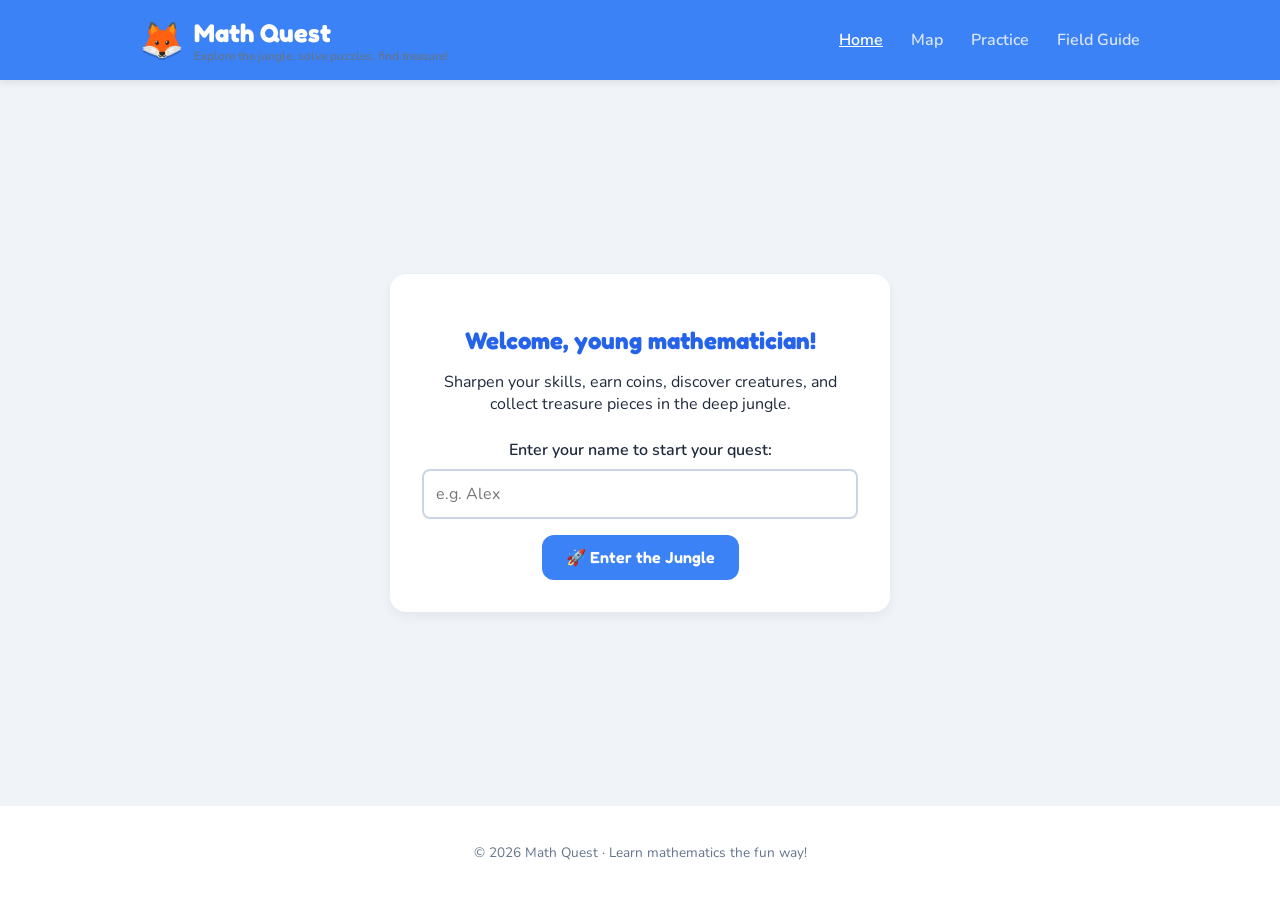
<file: index.html>
<!DOCTYPE html>
<html lang="en">
<head>
  <meta charset="UTF-8">
  <meta name="viewport" content="width=device-width, initial-scale=1.0">
  <title>Math Quest – Home</title>
  <link rel="preconnect" href="https://fonts.googleapis.com">
  <link href="https://fonts.googleapis.com/css2?family=Fredoka:wght@500;600;700&family=Nunito:wght@400;600;700;800&display=swap" rel="stylesheet">
  <link rel="stylesheet" href="math-quest.css">
</head>
<body>
  <header class="main-header">
    <div class="header-inner">
      <div class="brand">
        <span class="mascot">🦊</span>
        <div>
          <h1>Math Quest</h1>
          <span class="tag">Explore the jungle, solve puzzles, find treasure!</span>
        </div>
      </div>
      <nav class="nav">
        <a href="index.html" class="active">Home</a>
        <a href="map.html">Map</a>
        <a href="practice.html">Practice</a>
        <a href="field-guide.html">Field Guide</a>
      </nav>
    </div>
  </header>

  <main class="hero">
    <div class="hero-card">
      <h2>Welcome, young mathematician!</h2>
      <p>Sharpen your skills, earn coins, discover creatures, and collect treasure pieces in the deep jungle.</p>

      <div id="loginArea">
        <div id="welcomeBack" style="display:none;">
          <p>Welcome back, <strong id="savedName"></strong>!</p>
          <a href="map.html" class="btn btn-start">🌿 Enter the Jungle</a>
          <button id="changeNameBtn" class="btn btn-secondary">Change Name</button>
        </div>

        <div id="nameForm">
          <label for="nameInput">Enter your name to start your quest:</label>
          <input type="text" id="nameInput" placeholder="e.g. Alex" maxlength="15">
          <button id="startBtn" class="btn btn-start">🚀 Enter the Jungle</button>
        </div>
      </div>
    </div>
  </main>

  <footer class="main-footer">
    <p>© 2026 Math Quest · Learn mathematics the fun way!</p>
  </footer>

  <script>
    const savedName = localStorage.getItem('mathQuestName');

    function showWelcomeBack(name) {
      document.getElementById('welcomeBack').style.display = 'block';
      document.getElementById('savedName').textContent = name;
      document.getElementById('nameForm').style.display = 'none';
    }

    function showNameForm() {
      document.getElementById('welcomeBack').style.display = 'none';
      document.getElementById('nameForm').style.display = 'block';
    }

    if (savedName) {
      showWelcomeBack(savedName);
    }

    document.getElementById('startBtn').addEventListener('click', () => {
      const name = document.getElementById('nameInput').value.trim();
      if (!name) {
        alert('Please enter your name first!');
        return;
      }
      localStorage.setItem('mathQuestName', name);
      window.location.href = 'map.html';
    });

    document.getElementById('changeNameBtn').addEventListener('click', () => {
      showNameForm();
      document.getElementById('nameInput').value = '';
      document.getElementById('nameInput').focus();
    });
  </script>
</body>
</html>
</file>
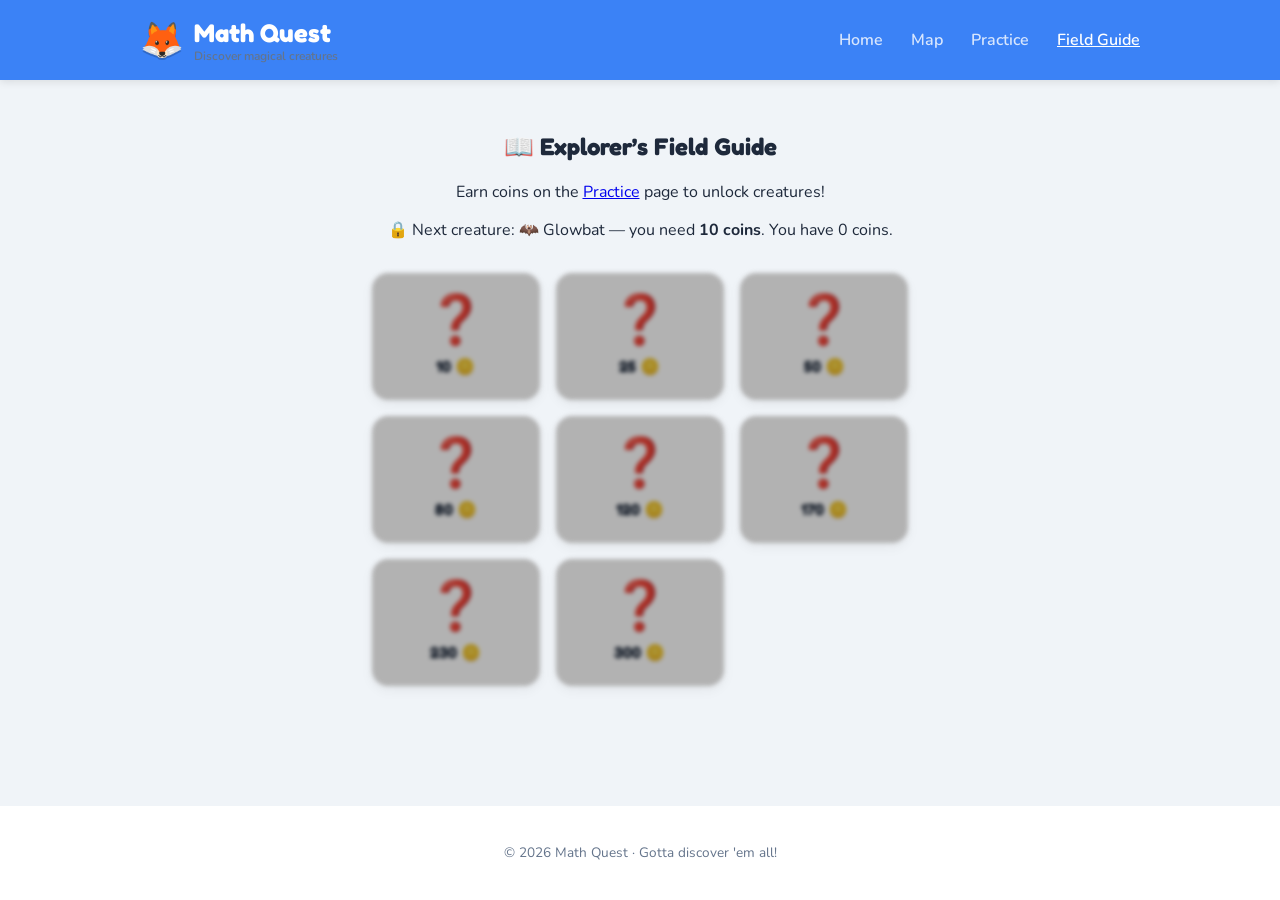
<file: field-guide.html>
<!DOCTYPE html>
<html lang="en">
<head>
  <meta charset="UTF-8">
  <meta name="viewport" content="width=device-width, initial-scale=1.0">
  <title>Math Quest – Field Guide</title>
  <link rel="preconnect" href="https://fonts.googleapis.com">
  <link href="https://fonts.googleapis.com/css2?family=Fredoka:wght@500;600;700&family=Nunito:wght@400;600;700;800&display=swap" rel="stylesheet">
  <link rel="stylesheet" href="math-quest.css">
</head>
<body>
  <header class="main-header">
    <div class="header-inner">
      <div class="brand">
        <span class="mascot">🦊</span>
        <div>
          <h1>Math Quest</h1>
          <span class="tag">Discover magical creatures</span>
        </div>
      </div>
      <nav class="nav">
        <a href="index.html">Home</a>
        <a href="map.html">Map</a>
        <a href="practice.html">Practice</a>
        <a href="field-guide.html" class="active">Field Guide</a>
      </nav>
    </div>
  </header>

  <main class="guide-container">
    <h2 style="text-align:center; font-family: 'Fredoka', sans-serif;">📖 Explorer’s Field Guide</h2>
    <p style="text-align:center;">Earn coins on the <a href="practice.html">Practice</a> page to unlock creatures!</p>
    <div id="emptyMessage" style="text-align:center; margin:1rem;"></div>
    <div id="guideGrid" class="guide-grid"></div>
  </main>

  <footer class="main-footer">
    <p>© 2026 Math Quest · Gotta discover 'em all!</p>
  </footer>

  <script>
    const CREATURES = [
      { name: 'Glowbat', emoji: '🦇', fact: 'This bat uses echolocation to find prime numbers!', coins: 10 },
      { name: 'Mudpuppy', emoji: '🐶', fact: 'It can sense right angles with its whiskers!', coins: 25 },
      { name: 'Vine Snake', emoji: '🐍', fact: 'Its scales are perfect fractals.', coins: 50 },
      { name: 'Sun Phoenix', emoji: '🐦‍🔥', fact: 'Rebirths when you solve a geometry problem.', coins: 80 },
      { name: 'Echo Fox', emoji: '🦊', fact: 'It repeats your answer, then tells you if it’s right.', coins: 120 },
      { name: 'Lavahorn', emoji: '🐲', fact: 'It can calculate the percent of lava in its belly.', coins: 170 },
      { name: 'Bookwyrm', emoji: '🐉', fact: 'It eats quadratic equations for breakfast.', coins: 230 },
      { name: 'Celestial Turtle', emoji: '🐢', fact: 'Its shell contains a map of the stars.', coins: 300 }
    ];

    function getDiscoveredCreatures() {
      return JSON.parse(localStorage.getItem('discoveredCreatures')) || [];
    }
    function getTotalCoins() {
      return parseInt(localStorage.getItem('mathQuestTotalCoins')) || 0;
    }

    function renderFieldGuide() {
      const grid = document.getElementById('guideGrid');
      const emptyMsg = document.getElementById('emptyMessage');
      const discovered = getDiscoveredCreatures();
      const totalCoins = getTotalCoins();

      // Find next creature to unlock
      const next = CREATURES.find(c => !discovered.includes(c.name));
      if (next) {
        emptyMsg.innerHTML = `🔒 Next creature: ${next.emoji} ${next.name} — you need <strong>${next.coins} coins</strong>. You have ${totalCoins} coins.`;
      } else {
        emptyMsg.innerHTML = '🎉 You have discovered all creatures!';
      }

      grid.innerHTML = '';
      CREATURES.forEach(creature => {
        const isDiscovered = discovered.includes(creature.name);
        const card = document.createElement('div');
        card.className = 'guide-card' + (isDiscovered ? ' discovered' : '');
        card.innerHTML = `
          <div class="creature-img">${isDiscovered ? creature.emoji : '❓'}</div>
          <div class="creature-name">${isDiscovered ? creature.name : `${creature.coins} 🪙`}</div>
          ${isDiscovered ? `<div class="creature-fact">${creature.fact}</div>` : ''}
        `;
        grid.appendChild(card);
      });
    }

    renderFieldGuide();
  </script>
</body>
</html>
</file>
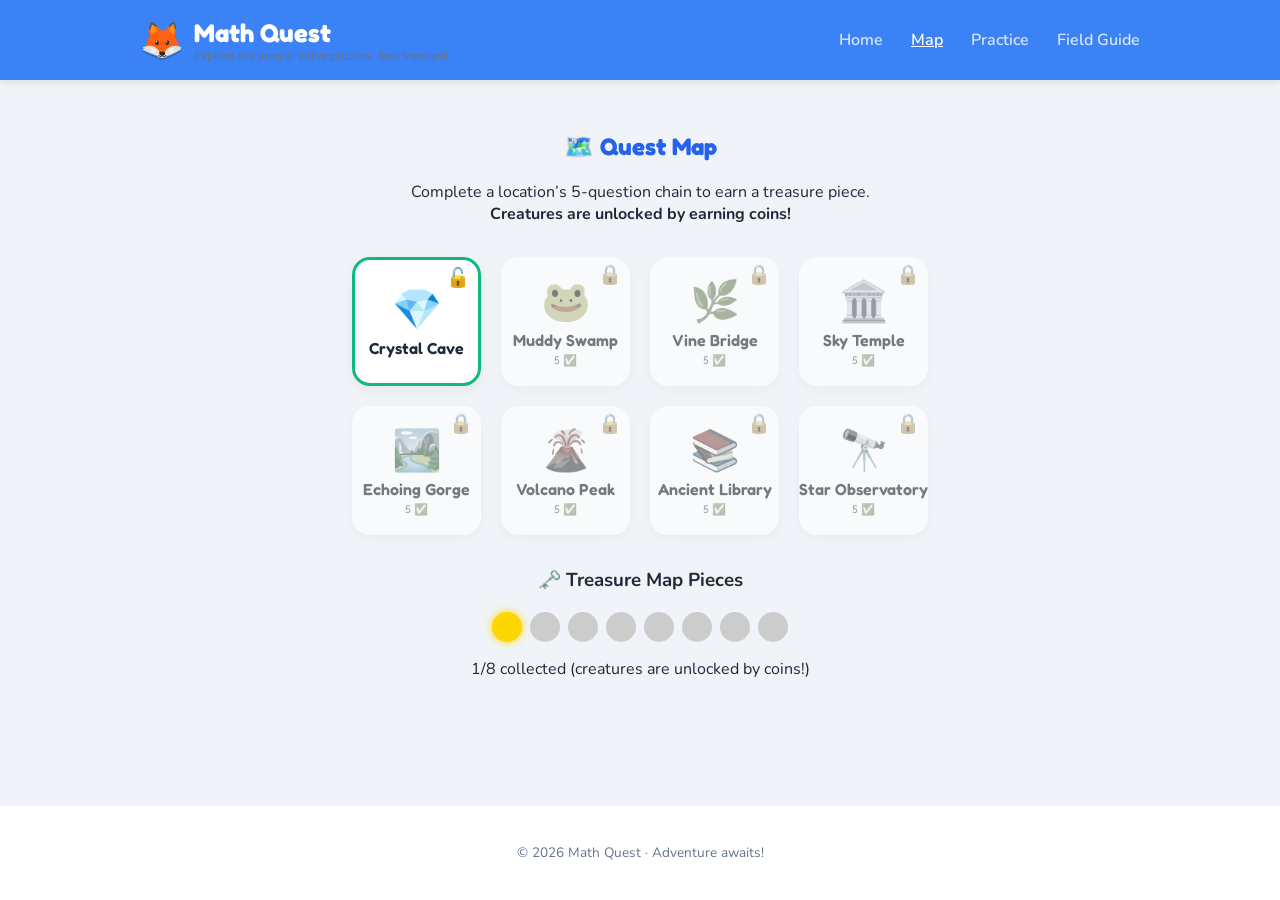
<file: map.html>
<!DOCTYPE html>
<html lang="en">
<head>
  <meta charset="UTF-8">
  <meta name="viewport" content="width=device-width, initial-scale=1.0">
  <title>Math Quest – Map</title>
  <link rel="preconnect" href="https://fonts.googleapis.com">
  <link href="https://fonts.googleapis.com/css2?family=Fredoka:wght@500;600;700&family=Nunito:wght@400;600;700;800&display=swap" rel="stylesheet">
  <link rel="stylesheet" href="math-quest.css">
</head>
<body>
  <header class="main-header">
    <div class="header-inner">
      <div class="brand">
        <span class="mascot">🦊</span>
        <div>
          <h1>Math Quest</h1>
          <span class="tag">Explore the jungle, solve puzzles, find treasure!</span>
        </div>
      </div>
      <nav class="nav">
        <a href="index.html">Home</a>
        <a href="map.html" class="active">Map</a>
        <a href="practice.html">Practice</a>
        <a href="field-guide.html">Field Guide</a>
      </nav>
    </div>
  </header>

  <main class="map-container">
    <h2 style="text-align:center; font-family: 'Fredoka', sans-serif; color: var(--primary-dark);">🗺️ Quest Map</h2>
    <p style="text-align:center;">Complete a location’s 5-question chain to earn a treasure piece.<br><strong>Creatures are unlocked by earning coins!</strong></p>
    <div id="mapGrid" class="map-grid"></div>
    <div id="treasureStatus" style="text-align:center; margin-top: 2rem;"></div>
  </main>

  <footer class="main-footer">
    <p>© 2026 Math Quest · Adventure awaits!</p>
  </footer>

  <script>
    const MAP_LOCATIONS = [
      { id: 'crystal-cave', name: 'Crystal Cave', icon: '💎', classLevel: '3', topic: 'arithmetic', chainLength: 5 },
      { id: 'muddy-swamp', name: 'Muddy Swamp', icon: '🐸', classLevel: '3', topic: 'area-rectangle', chainLength: 5 },
      { id: 'vine-bridge', name: 'Vine Bridge', icon: '🌿', classLevel: '5', topic: 'fractions', chainLength: 5 },
      { id: 'sky-temple', name: 'Sky Temple', icon: '🏛️', classLevel: '5', topic: 'area-triangle', chainLength: 5 },
      { id: 'echoing-gorge', name: 'Echoing Gorge', icon: '🏞️', classLevel: '8', topic: 'linear', chainLength: 5 },
      { id: 'volcano-peak', name: 'Volcano Peak', icon: '🌋', classLevel: '8', topic: 'percentages', chainLength: 5 },
      { id: 'ancient-library', name: 'Ancient Library', icon: '📚', classLevel: '10', topic: 'quadratic', chainLength: 5 },
      { id: 'star-observatory', name: 'Star Observatory', icon: '🔭', classLevel: '10', topic: 'area-circle', chainLength: 5 }
    ];

    function getUnlockedLocations() {
      const stored = localStorage.getItem('unlockedLocations');
      if (!stored) {
        // First visit: unlock Crystal Cave automatically
        localStorage.setItem('unlockedLocations', '["crystal-cave"]');
        return ['crystal-cave'];
      }
      return JSON.parse(stored);
    }

    function renderMap() {
      const grid = document.getElementById('mapGrid');
      const unlocked = getUnlockedLocations();
      grid.innerHTML = '';
      MAP_LOCATIONS.forEach(loc => {
        const isUnlocked = unlocked.includes(loc.id);
        const node = document.createElement('div');
        node.className = 'map-node ' + (isUnlocked ? 'unlocked' : 'locked');
        node.innerHTML = `
          <div class="icon">${loc.icon}</div>
          <div class="label">${loc.name}</div>
          <div class="status-icon">${isUnlocked ? '🔓' : '🔒'}</div>
          ${!isUnlocked ? '<div class="req">5 ✅</div>' : ''}
        `;
        if (!isUnlocked) {
          node.addEventListener('click', () => {
            alert('Complete the previous location to unlock this one.');
          });
        } else {
          node.addEventListener('click', () => {
            window.location.href = `practice.html?mapNode=${loc.id}`;
          });
        }
        grid.appendChild(node);
      });
    }

    function renderTreasureStatus() {
      const container = document.getElementById('treasureStatus');
      const unlocked = getUnlockedLocations();
      const totalPieces = MAP_LOCATIONS.length;
      const collected = unlocked.length;
      const piecesHTML = Array.from({ length: totalPieces }, (_, i) => {
        return `<div class="piece ${i < collected ? 'collected' : ''}"></div>`;
      }).join('');
      container.innerHTML = `
        <h3>🗝️ Treasure Map Pieces</h3>
        <div class="treasure-pieces">${piecesHTML}</div>
        <p>${collected}/${totalPieces} collected (creatures are unlocked by coins!)</p>
        ${collected === totalPieces ? '<p>🎉 You found the complete treasure! The jungle thanks you!</p>' : ''}
      `;
    }

    renderMap();
    renderTreasureStatus();
  </script>
</body>
</html>
</file>
<file: math-quest.css>
/* ========== DEFAULT THEME (education) ========== */
:root {
  --primary: #3B82F6;
  --primary-dark: #2563EB;
  --secondary: #F59E0B;
  --accent: #10B981;
  --error: #EF4444;
  --bg: #F0F4F8;
  --card-bg: #FFFFFF;
  --text: #1E293B;
  --text-light: #64748B;
  --header-bg: var(--primary);
  --header-text: white;
  --footer-bg: white;
  --footer-text: var(--text-light);
  --radius: 16px;
  --shadow: 0 4px 12px rgba(0,0,0,0.06);
  --chip-bg: #E0E7FF;
  --chip-active-bg: var(--primary);
  --chip-active-text: white;
  --btn-primary-bg: var(--primary);
  --btn-primary-text: white;
  --btn-secondary-bg: transparent;
  --btn-secondary-text: var(--primary);
  --btn-secondary-border: var(--primary);
  --hud-bg: #E0E7FF;
  --hud-color: var(--primary);
  --option-bg: var(--card-bg);
  --option-text: var(--text);
  --option-shadow: 0 6px 0 #CBD5E1;
  --option-correct-bg: var(--accent);
  --option-correct-color: white;
  --option-wrong-bg: var(--error);
  --option-wrong-color: white;
  --feedback-color: var(--text);
  --solution-bg: #F1F5F9;
  --solution-border: #CBD5E1;
  --torch-fill-color: linear-gradient(90deg, var(--primary), #93C5FD);
  --torch-fill-warn: linear-gradient(90deg, var(--secondary), #FCD34D);
  --torch-fill-danger: linear-gradient(90deg, var(--error), #FCA5A5);
}

/* ========== JUNGLE THEME (overrides when body has class 'jungle') ========== */
body.jungle {
  --primary: #FFC145;
  --primary-dark: #E8A722;
  --secondary: #4ECDC4;
  --accent: #4ECDC4;
  --error: #FF6B6B;
  --bg: #1B4332;
  --card-bg: #FFF8E7;
  --text: #3A2E1F;
  --text-light: #cfe8da;
  --header-bg: #10281c;
  --header-text: var(--primary);
  --footer-bg: #10281c;
  --footer-text: #cfe8da;
  --radius: 18px;
  --shadow: 0 10px 0 #E9DFC4, 0 14px 24px rgba(0,0,0,0.25);
  --chip-bg: #10281c;
  --chip-active-bg: var(--primary);
  --chip-active-text: #3A2E1F;
  --btn-primary-bg: var(--primary);
  --btn-primary-text: #3A2E1F;
  --btn-secondary-bg: transparent;
  --btn-secondary-text: var(--primary);
  --btn-secondary-border: var(--primary);
  --hud-bg: #10281c;
  --hud-color: var(--primary);
  --option-bg: var(--card-bg);
  --option-text: var(--text);
  --option-shadow: 0 6px 0 #E9DFC4;
  --option-correct-bg: var(--accent);
  --option-correct-color: #073b36;
  --option-wrong-bg: var(--error);
  --option-wrong-color: #4a0f0f;
  --feedback-color: var(--text-light);
  --solution-bg: #10281c;
  --solution-border: #3d6b52;
  --torch-fill-color: linear-gradient(90deg, var(--accent), #7fe0d8);
  --torch-fill-warn: linear-gradient(90deg, var(--primary), #ffd97a);
  --torch-fill-danger: linear-gradient(90deg, var(--error), #ff9a9a);
}

/* ========== GLOBAL STYLES ========== */
* { box-sizing: border-box; }

@media (prefers-reduced-motion: reduce) {
  *, *::before, *::after {
    animation-duration: 0.01ms !important;
    animation-iteration-count: 1 !important;
    transition-duration: 0.01ms !important;
  }
}

body {
  margin: 0;
  min-height: 100vh;
  background: var(--bg);
  font-family: 'Nunito', sans-serif;
  color: var(--text);
  display: flex;
  flex-direction: column;
}

/* ---------- Header / Navigation ---------- */
.main-header {
  background: var(--header-bg);
  color: var(--header-text);
  padding: 1rem 2rem;
  box-shadow: 0 2px 8px rgba(0,0,0,0.1);
}

.header-inner {
  max-width: 1000px;
  margin: 0 auto;
  display: flex;
  justify-content: space-between;
  align-items: center;
  flex-wrap: wrap;
  gap: 1rem;
}

.brand {
  display: flex;
  align-items: center;
  gap: 10px;
}
.brand .mascot {
  font-size: 2.2rem;
  filter: drop-shadow(0 2px 0 rgba(0,0,0,0.2));
}
.brand h1 {
  font-family: 'Fredoka', sans-serif;
  font-size: 1.6rem;
  margin: 0;
  color: var(--header-text);
}
.brand .tag {
  display: block;
  font-size: 0.75rem;
  color: var(--text-light);
  font-weight: 600;
}

.nav a {
  color: var(--header-text);
  text-decoration: none;
  margin-left: 1.5rem;
  font-weight: 600;
  opacity: 0.8;
}
.nav a:hover,
.nav a.active {
  opacity: 1;
  text-decoration: underline;
}

/* ---------- Footer ---------- */
.main-footer {
  text-align: center;
  padding: 1.5rem;
  color: var(--footer-text);
  background: var(--footer-bg);
  border-top: 1px solid var(--border);
  margin-top: auto;
  font-size: 0.85rem;
}

/* ---------- Hero (home) ---------- */
.hero {
  flex: 1;
  display: flex;
  align-items: center;
  justify-content: center;
  padding: 2rem;
}
.hero-card {
  background: var(--card-bg);
  border-radius: var(--radius);
  box-shadow: var(--shadow);
  padding: 2rem;
  max-width: 500px;
  width: 100%;
  text-align: center;
}
.hero-card h2 {
  font-family: 'Fredoka', sans-serif;
  color: var(--primary-dark);
  margin-bottom: 0.5rem;
}
.hero-card label {
  display: block;
  margin-top: 1.5rem;
  font-weight: 600;
}
.hero-card input {
  width: 100%;
  padding: 0.75rem;
  margin: 0.5rem 0 1rem;
  border: 2px solid #CBD5E1;
  border-radius: 8px;
  font-size: 1rem;
  font-family: inherit;
}

/* Buttons */
.btn {
  display: inline-block;
  font-family: 'Fredoka', sans-serif;
  font-weight: 600;
  font-size: 1rem;
  border: none;
  border-radius: 12px;
  padding: 0.8rem 1.5rem;
  cursor: pointer;
  transition: transform 0.08s ease;
  text-decoration: none;
}
.btn:hover {
  transform: translateY(-2px);
}
.btn-start {
  background: var(--btn-primary-bg);
  color: var(--btn-primary-text);
}
.btn-secondary {
  background: var(--btn-secondary-bg);
  color: var(--btn-secondary-text);
  border: 2px solid var(--btn-secondary-border);
}

/* ---------- Practice page wrappers ---------- */
.wrap {
  width: 100%;
  max-width: 620px;
  margin: 2rem auto;
  padding: 0 1rem;
  flex: 1;
}

/* HUD pills */
.hud-pill {
  background: var(--hud-bg);
  border: 2px solid transparent;
  border-radius: 999px;
  padding: 8px 14px;
  font-family: 'Space Mono', monospace;
  font-weight: 700;
  color: var(--hud-color);
  font-size: 0.95rem;
  display: flex;
  align-items: center;
  gap: 6px;
  min-width: 84px;
  justify-content: center;
}

/* Class picker */
.class-picker {
  display: flex;
  gap: 8px;
  flex-wrap: wrap;
  margin-bottom: 20px;
}
.class-chip {
  flex: 1 1 auto;
  min-width: 90px;
  background: var(--chip-bg);
  border: 2px solid transparent;
  color: var(--text);
  font-family: 'Fredoka', sans-serif;
  font-weight: 600;
  font-size: 0.95rem;
  padding: 10px 14px;
  border-radius: 12px;
  cursor: pointer;
  transition: all 0.15s ease;
}
.class-chip:hover { transform: translateY(-2px); }
.class-chip.active {
  background: var(--chip-active-bg);
  color: var(--chip-active-text);
  border-color: transparent;
}

/* Timer torch */
.torch-track {
  height: 14px;
  border-radius: 999px;
  background: rgba(0,0,0,0.08);
  overflow: hidden;
  margin-bottom: 22px;
  border: 1px solid rgba(0,0,0,0.05);
}
.torch-fill {
  height: 100%;
  width: 100%;
  background: var(--torch-fill-color);
  transition: width 1s linear, background 0.4s ease;
}
.torch-fill.warn { background: var(--torch-fill-warn); }
.torch-fill.danger { background: var(--torch-fill-danger); }

/* Question scroll */
.scroll-card {
  background: var(--card-bg);
  border-radius: var(--radius);
  padding: 34px 24px;
  text-align: center;
  box-shadow: var(--shadow);
  margin-bottom: 20px;
  position: relative;
  min-height: 90px;
  display: flex;
  align-items: center;
  justify-content: center;
}
.scroll-card .q-text {
  font-family: 'Fredoka', sans-serif;
  font-size: 1.9rem;
  word-break: break-word;
}

/* Options */
.options {
  display: grid;
  grid-template-columns: 1fr 1fr;
  gap: 12px;
  margin-bottom: 18px;
}
.opt-btn {
  font-family: 'Fredoka', sans-serif;
  font-size: 1.15rem;
  font-weight: 600;
  padding: 18px 10px;
  border-radius: 14px;
  border: none;
  background: var(--option-bg);
  color: var(--option-text);
  box-shadow: var(--option-shadow);
  cursor: pointer;
  transition: transform 0.08s ease, box-shadow 0.08s ease, background 0.15s ease;
}
.opt-btn:hover:not(:disabled) { transform: translateY(-2px); }
.opt-btn:active:not(:disabled) { transform: translateY(3px); box-shadow: 0 2px 0 var(--option-shadow); }
.opt-btn:disabled { cursor: default; opacity: 0.85; }
.opt-btn.selected { background: #DBEAFE; box-shadow: 0 6px 0 #93C5FD; }
.opt-btn.correct {
  background: var(--option-correct-bg);
  color: var(--option-correct-color);
  box-shadow: 0 6px 0 rgba(0,0,0,0.15);
}
.opt-btn.wrong {
  background: var(--option-wrong-bg);
  color: var(--option-wrong-color);
  box-shadow: 0 6px 0 rgba(0,0,0,0.15);
}

/* Feedback */
.feedback {
  min-height: 28px;
  text-align: center;
  font-weight: 800;
  font-size: 1.05rem;
  color: var(--feedback-color);
  margin-bottom: 6px;
}
.solution {
  background: var(--solution-bg);
  border: 2px dashed var(--solution-border);
  border-radius: 12px;
  padding: 14px 16px;
  color: var(--text);
  font-family: 'Space Mono', monospace;
  font-size: 0.85rem;
  white-space: pre-wrap;
  margin-bottom: 22px;
  display: none;
}
.solution.show { display: block; }

/* Chest & animations */
.chest-zone {
  text-align: center;
  font-size: 2.4rem;
  height: 44px;
  margin-bottom: 14px;
}
.chest-zone span { display: inline-block; }
@keyframes pop {
  0% { transform: scale(0.4) translateY(10px); opacity: 0; }
  60% { transform: scale(1.15) translateY(-4px); opacity: 1; }
  100% { transform: scale(1) translateY(0); opacity: 1; }
}
.pop { animation: pop 0.5s ease; }
@keyframes shake {
  0%,100% { transform: translateX(0); }
  25% { transform: translateX(-6px); }
  75% { transform: translateX(6px); }
}
.shake { animation: shake 0.35s ease; }

/* Trail */
.trail-label {
  font-family: 'Fredoka', sans-serif;
  color: var(--text-light);
  font-size: 0.85rem;
  margin-bottom: 6px;
}
.trail {
  display: flex;
  gap: 6px;
  flex-wrap: wrap;
}
.step {
  width: 26px;
  height: 26px;
  border-radius: 50%;
  background: rgba(0,0,0,0.08);
  border: 2px solid rgba(0,0,0,0.1);
  display: flex;
  align-items: center;
  justify-content: center;
  font-size: 0.9rem;
  color: var(--text);
}
.step.good { background: var(--accent); border-color: var(--accent); }
.step.bad { background: var(--error); border-color: var(--error); }

/* ========== MAP PAGE ========== */
.map-container {
  flex: 1;
  max-width: 800px;
  margin: 2rem auto;
  padding: 0 1rem;
}
.map-grid {
  display: grid;
  grid-template-columns: repeat(4, 1fr);
  gap: 20px;
  margin-top: 2rem;
  justify-items: center;
}
.map-node {
  width: 100%;
  aspect-ratio: 1;
  border-radius: 18px;
  display: flex;
  flex-direction: column;
  align-items: center;
  justify-content: center;
  background: var(--card-bg);
  box-shadow: var(--shadow);
  cursor: pointer;
  transition: transform 0.2s, filter 0.3s;
  font-family: 'Fredoka', sans-serif;
  position: relative;
}
.map-node.locked {
  filter: grayscale(0.7);
  opacity: 0.6;
  cursor: not-allowed;
}
.map-node.unlocked {
  border: 3px solid var(--accent);
}
.map-node:hover:not(.locked) {
  transform: scale(1.05);
}
.map-node .icon {
  font-size: 2.5rem;
}
.map-node .label {
  font-weight: 600;
  margin-top: 0.3rem;
}
.map-node .status-icon {
  position: absolute;
  top: 5px;
  right: 8px;
  font-size: 1.2rem;
}
.map-node .req {
  font-size: 0.7rem;
  color: var(--text-light);
  margin-top: 0.2rem;
}

/* Treasure status */
.treasure-pieces {
  display: flex;
  justify-content: center;
  gap: 8px;
  margin: 1rem 0;
}
.piece {
  width: 30px;
  height: 30px;
  border-radius: 50%;
  background: #ccc;
}
.piece.collected {
  background: gold;
  box-shadow: 0 0 8px gold;
}

/* ========== FIELD GUIDE ========== */
.guide-container {
  flex: 1;
  max-width: 900px;
  margin: 2rem auto;
  padding: 0 1rem;
}
.guide-grid {
  display: grid;
  grid-template-columns: repeat(auto-fill, minmax(160px, 1fr));
  gap: 1rem;
  margin-top: 2rem;
}
.guide-card {
  background: var(--card-bg);
  border-radius: var(--radius);
  box-shadow: var(--shadow);
  padding: 1rem;
  text-align: center;
  transition: filter 0.5s;
  filter: brightness(0.7) blur(2px);
  font-family: 'Fredoka', sans-serif;
}
.guide-card.discovered {
  filter: none;
}
.guide-card .creature-img {
  font-size: 3rem;
}
.guide-card .creature-name {
  font-weight: 700;
  margin: 0.5rem 0;
}
.guide-card .creature-fact {
  font-size: 0.8rem;
  color: var(--text-light);
}

/* ========== LIVING JUNGLE SCENE ========== */
.jungle-scene {
  position: fixed;
  top: 0;
  left: 0;
  width: 100%;
  height: 100%;
  pointer-events: none;
  z-index: 0;
  overflow: hidden;
}
.jungle-element {
  position: absolute;
  opacity: 0;
  transition: opacity 1s ease-in;
  font-size: 2rem;
  pointer-events: none;
}
.jungle-element.show {
  opacity: 1;
}

/* ========== QUEST PROGRESS ========== */
.quest-progress {
  text-align: center;
  font-family: 'Fredoka', sans-serif;
  color: var(--primary-dark);
  margin: 1rem 0;
  font-size: 0.9rem;
}

/* ========== BALLOONS ========== */
#balloon-container {
  position: fixed;
  top: 0;
  left: 0;
  width: 100%;
  height: 100%;
  pointer-events: none;
  z-index: 999;
  overflow: hidden;
}
.balloon {
  position: absolute;
  bottom: -60px;
  font-size: 2.5rem;
  animation: balloon-rise 3s ease-out forwards;
  pointer-events: none;
}
@keyframes balloon-rise {
  0% {
    transform: translateY(0) rotate(0deg);
    opacity: 1;
  }
  100% {
    transform: translateY(-110vh) rotate(20deg);
    opacity: 0;
  }
}

/* ========== ANIMATIONS (float) ========== */
@keyframes float {
  0% { transform: translateY(0); }
  50% { transform: translateY(-8px); }
  100% { transform: translateY(0); }
}
.float {
  animation: float 3s ease-in-out infinite;
}
@keyframes sparkle {
  0% { opacity:0; transform: scale(0) rotate(0deg); }
  50% { opacity:1; transform: scale(1.2) rotate(180deg); }
  100% { opacity:0; transform: scale(0) rotate(360deg); }
}
.sparkle {
  animation: sparkle 1s ease-out forwards;
}
</file>
